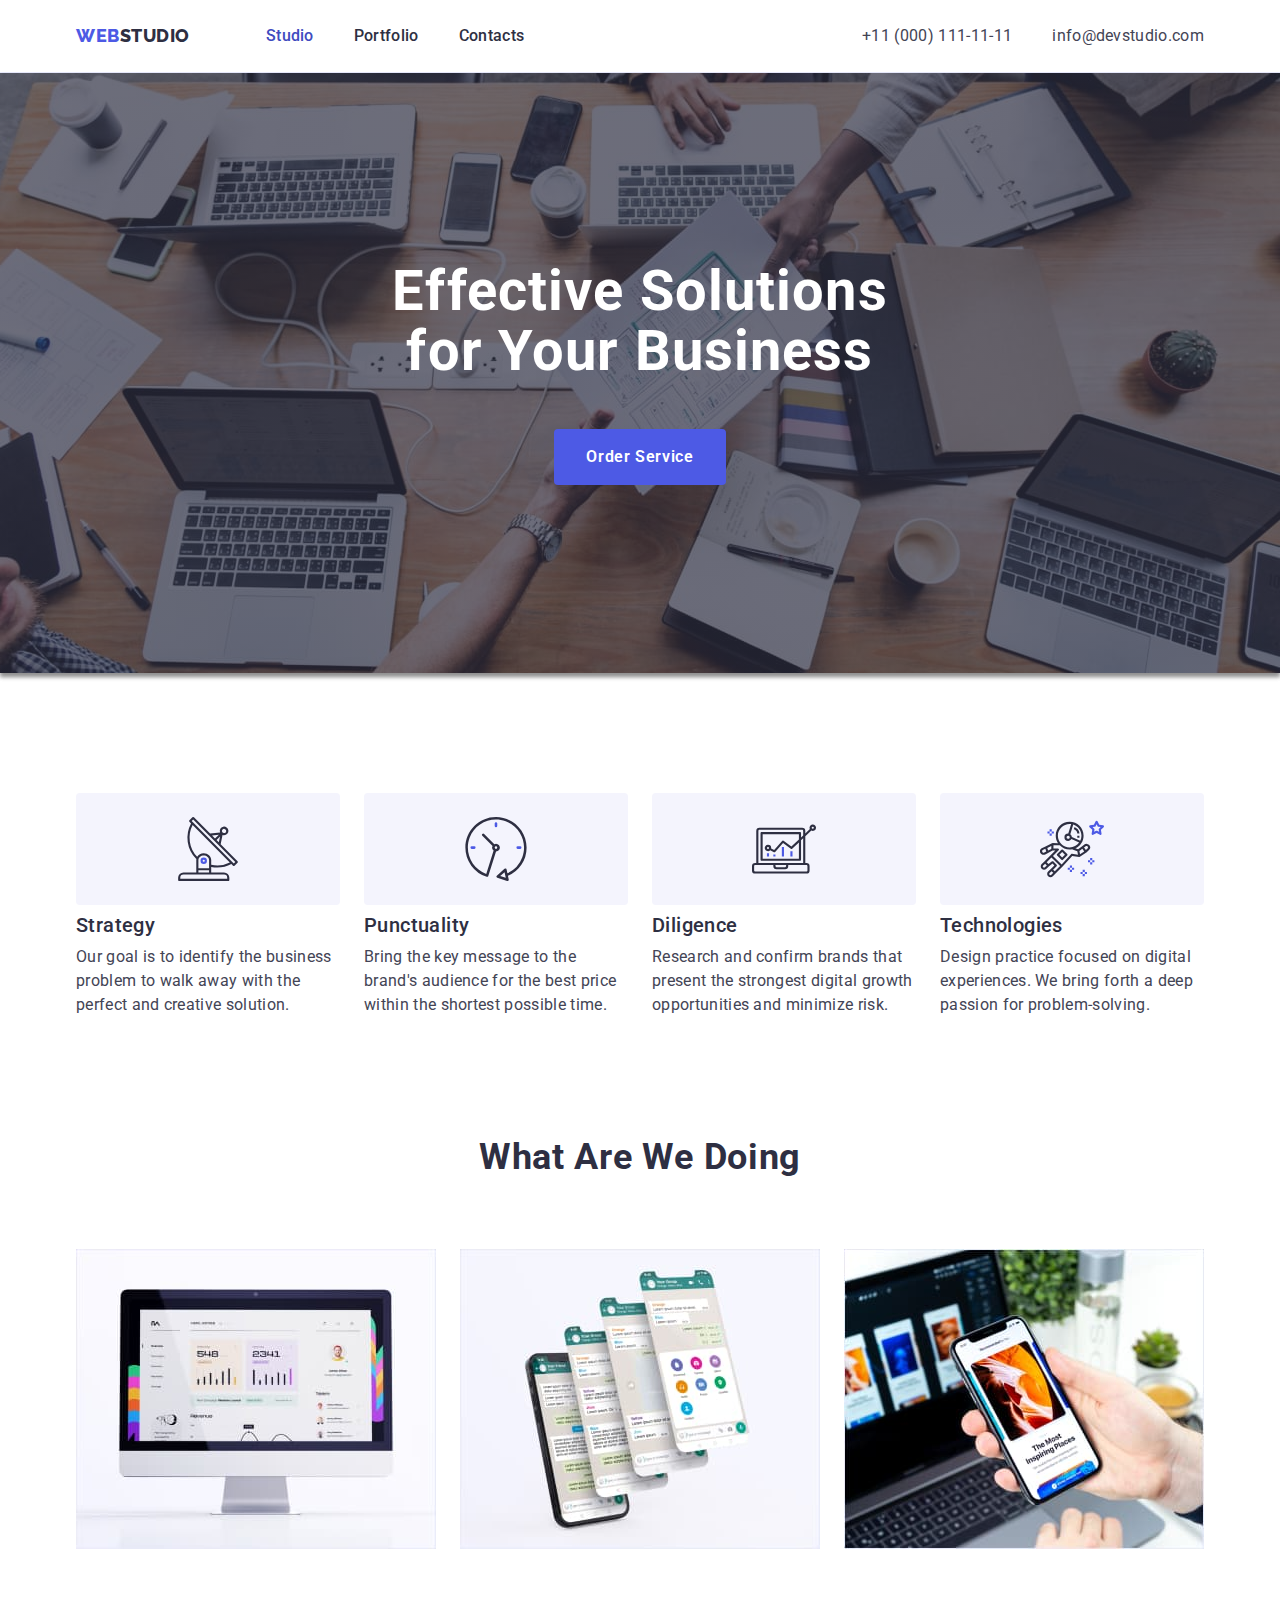
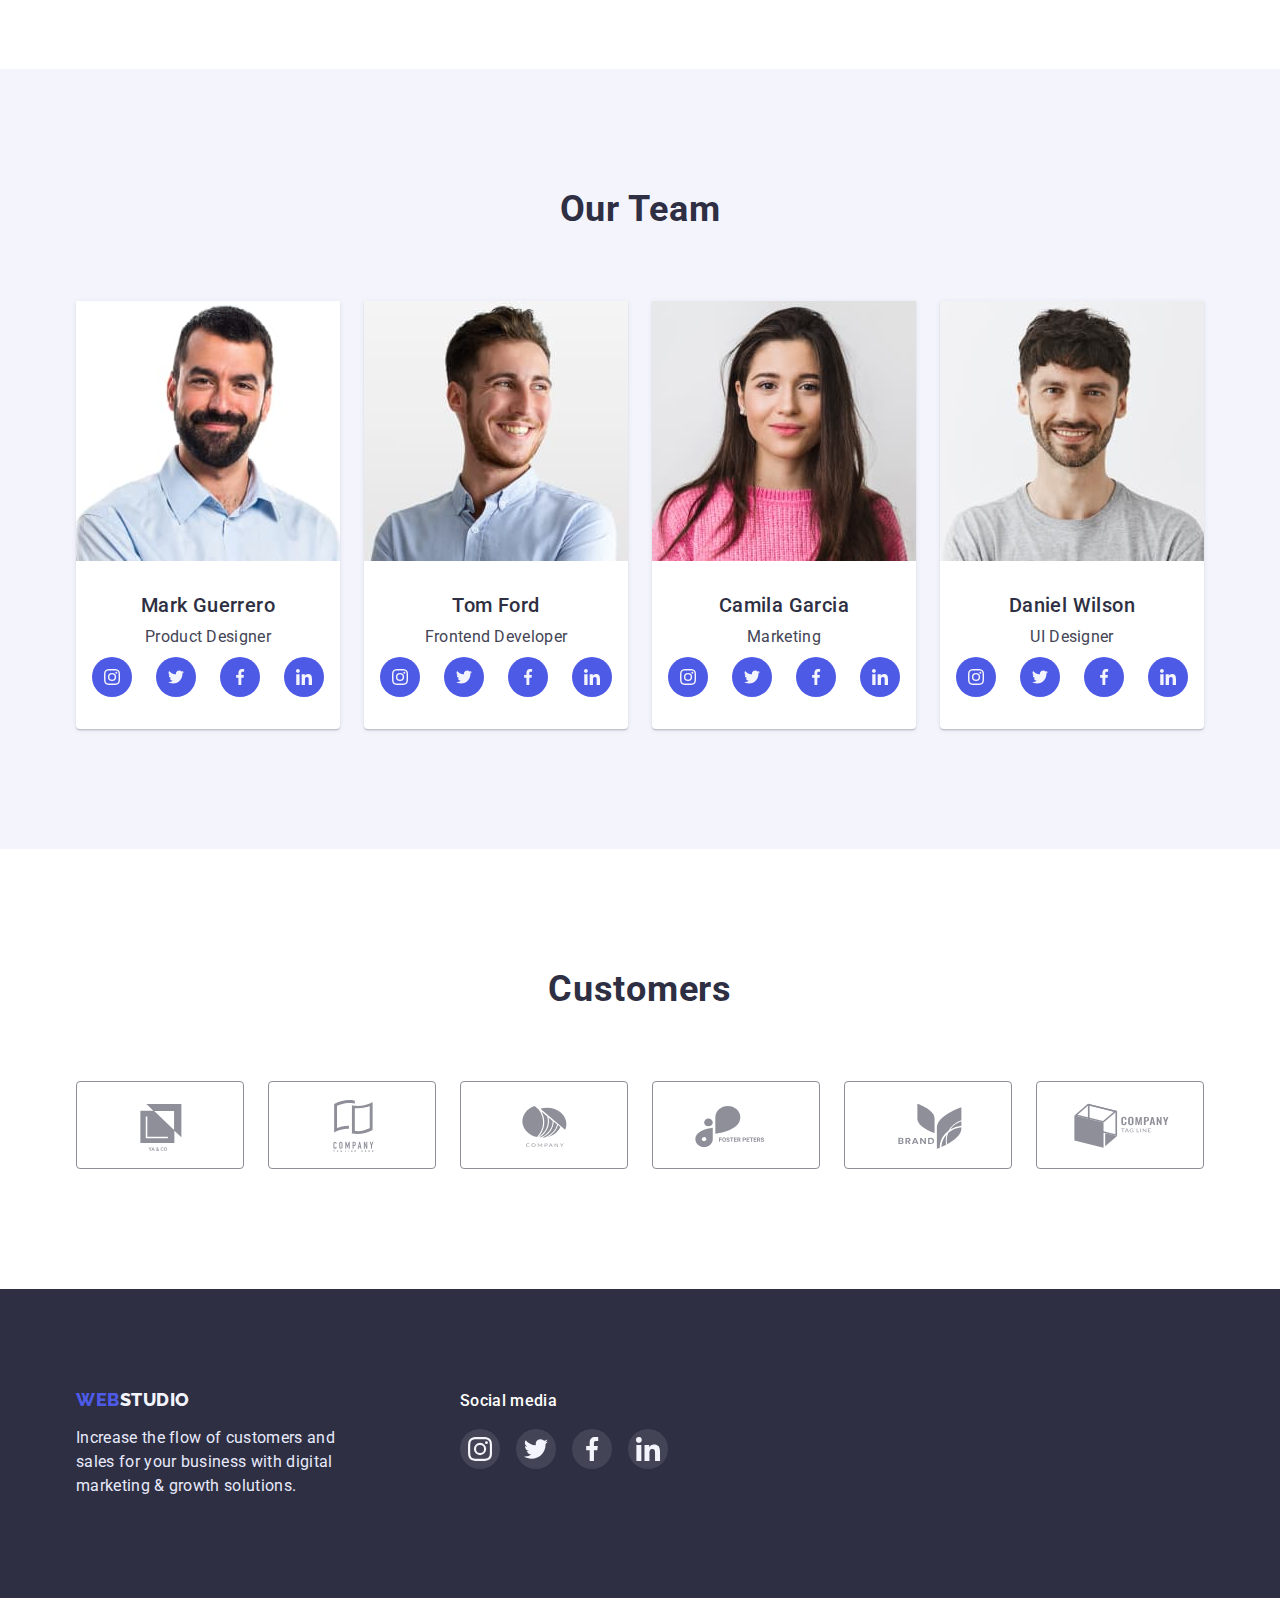
<file: index.html>
<!-- @format -->

<!DOCTYPE html>
<html lang="en">
 <head>
  <meta charset="UTF-8" />
  <meta http-equiv="X-UA-Compatible" content="IE=edge" />
  <meta name="viewport" content="width=device-width, initial-scale=1.0" />
  <title>webstudio</title>
  <link rel="preconnect" href="https://fonts.googleapis.com" />
  <link rel="preconnect" href="https://fonts.gstatic.com" crossorigin />
  <link
   href="https://fonts.googleapis.com/css2?family=Raleway:wght@800&family=Roboto:wght@400;500;700&display=swap"
   rel="stylesheet"
  />
  <link
   rel="stylesheet"
   href="https://cdnjs.cloudflare.com/ajax/libs/modern-normalize/1.1.0/modern-normalize.min.css"
  />
  <link rel="stylesheet" href="./css/styles.css" />
 </head>
 <body>
  <header class="page-header">
   <div class="container main-top">
    <nav class="top">
     <a href="./index.html" class="logo link">
      <span class="logo-web">web</span>studio
     </a>
     <ul class="site-nav list">
      <li class="item">
       <a href="./index.html" class="link current">Studio</a>
      </li>
      <li class="item">
       <a href="./portfolio.html" class="link">Portfolio</a>
      </li>
      <li class="item"><a href="" class="link">Contacts</a></li>
     </ul>
    </nav>

    <ul class="auth-nav list">
     <li class="item">
      <a href="tel:+110001111111" class="nav-tel link">+11 (000) 111-11-11</a>
     </li>
     <li class="item">
      <a href="mailto:info@devstudio.com" class="nav-mail link"
       >info@devstudio.com</a
      >
     </li>
    </ul>
   </div>
  </header>

  <main>
   <!--Hero-->
   <section class="hero">
    <div class="container">
     <h1 class="hero-title">
      Effective Solutions <br />
      for Your Business
     </h1>
     <button class="hero-btn button" type="button">Order Service</button>
    </div>
   </section>

   <!--Section 1-->
   <section class="section-first">
    <div class="container">
     <h2 class="visually-hidden">Main About of company</h2>
     <ul class="list main-about">
      <li class="item about-item icon-antena">
       <h3 class="title-third">Strategy</h3>
       <p class="text">
        Our goal is to identify the business problem to walk away with the
        perfect and creative solution.
       </p>
      </li>
      <li class="item about-item icon-clock">
       <h3 class="title-third">Punctuality</h3>
       <p class="text">
        Bring the key message to the brand's audience for the best price within
        the shortest possible time.
       </p>
      </li>
      <li class="item about-item icon-diagram">
       <h3 class="title-third">Diligence</h3>
       <p class="text">
        Research and confirm brands that present the strongest digital growth
        opportunities and minimize risk.
       </p>
      </li>
      <li class="item about-item icon-astronavt">
       <h3 class="title-third">Technologies</h3>
       <p class="text">
        Design practice focused on digital experiences. We bring forth a deep
        passion for problem-solving.
       </p>
      </li>
     </ul>
    </div>
   </section>

   <!--Section2-->
   <section class="section-second">
    <div class="container">
     <h2 class="title-second">What are we doing</h2>
     <ul class="list work">
      <li class="item">
       <a href="">
        <img
         class="block"
         src="./images/index-foto/img1.jpg"
         alt="desctop applications"
         width="360"
         height="300"
        />
       </a>
      </li>
      <li class="item">
       <a href="">
        <img
         class="block"
         src="./images/index-foto/img2.jpg"
         alt="mobile applications"
         width="360"
         height="300"
        />
       </a>
      </li>
      <li class="item">
       <a href="">
        <img
         class="block"
         src="./images/index-foto/img3.jpg"
         alt="design solutions"
         width="360"
         height="300"
        />
       </a>
      </li>
     </ul>
    </div>
   </section>

   <!--Section3-->
   <section class="section-third">
    <div class="container">
     <h2 class="title-second">Our Team</h2>
     <ul class="list team">
      <li class="item">
       <div class="team-card">
        <img
         class="block"
         src="./images/index-foto/mark.jpg"
         alt="Mark Guerrero"
         width="264"
         height="260"
        />
        <div class="team-card-text">
         <h3 class="title-third">Mark Guerrero</h3>
         <p class="text">Product Designer</p>
         <ul class="list team-social-list">
          <li>
           <a class="link team-social-link" href="">
            <svg class="team-social-icon">
             <use href="./images/index-icons/sprite.svg#icon-instagram"></use>
            </svg>
           </a>
          </li>
          <li>
           <a class="link team-social-link" href="">
            <svg class="team-social-icon">
             <use href="./images/index-icons/sprite.svg#icon-twitter"></use>
            </svg>
           </a>
          </li>
          <li>
           <a class="link team-social-link" href="">
            <svg class="team-social-icon">
             <use href="./images/index-icons/sprite.svg#icon-facebook"></use>
            </svg>
           </a>
          </li>
          <li>
           <a class="link team-social-link" href="">
            <svg class="team-social-icon">
             <use href="./images/index-icons/sprite.svg#icon-linkedin"></use>
            </svg>
           </a>
          </li>
         </ul>
        </div>
       </div>
      </li>
      <li class="item">
       <div class="team-card">
        <img
         class="block"
         src="./images/index-foto/tom.jpg"
         alt="Tom Ford"
         width="264"
         height="260"
        />
        <div class="team-card-text">
         <h3 class="title-third">Tom Ford</h3>
         <p class="text">Frontend Developer</p>
         <ul class="list team-social-list">
          <li>
           <a class="link team-social-link" href="">
            <svg class="team-social-icon">
             <use href="./images/index-icons/sprite.svg#icon-instagram"></use>
            </svg>
           </a>
          </li>
          <li>
           <a class="link team-social-link" href="">
            <svg class="team-social-icon">
             <use href="./images/index-icons/sprite.svg#icon-twitter"></use>
            </svg>
           </a>
          </li>
          <li>
           <a class="link team-social-link" href="">
            <svg class="team-social-icon">
             <use href="./images/index-icons/sprite.svg#icon-facebook"></use>
            </svg>
           </a>
          </li>
          <li>
           <a class="link team-social-link" href="">
            <svg class="team-social-icon">
             <use href="./images/index-icons/sprite.svg#icon-linkedin"></use>
            </svg>
           </a>
          </li>
         </ul>
        </div>
       </div>
      </li>
      <li class="item">
       <div class="team-card">
        <img
         class="block"
         src="./images/index-foto/camila.jpg"
         alt="Camila Garcia"
         width="264"
         height="260"
        />
        <div class="team-card-text">
         <h3 class="title-third">Camila Garcia</h3>
         <p class="text">Marketing</p>
         <ul class="list team-social-list">
          <li>
           <a class="link team-social-link" href="">
            <svg class="team-social-icon">
             <use href="./images/index-icons/sprite.svg#icon-instagram"></use>
            </svg>
           </a>
          </li>
          <li>
           <a class="link team-social-link" href="">
            <svg class="team-social-icon">
             <use href="./images/index-icons/sprite.svg#icon-twitter"></use>
            </svg>
           </a>
          </li>
          <li>
           <a class="link team-social-link" href="">
            <svg class="team-social-icon">
             <use href="./images/index-icons/sprite.svg#icon-facebook"></use>
            </svg>
           </a>
          </li>
          <li>
           <a class="link team-social-link" href="">
            <svg class="team-social-icon">
             <use href="./images/index-icons/sprite.svg#icon-linkedin"></use>
            </svg>
           </a>
          </li>
         </ul>
        </div>
       </div>
      </li>
      <li class="item">
       <div class="team-card">
        <img
         class="block"
         src="./images/index-foto/daniel.jpg"
         alt="Daniel Wilson"
         width="264"
         height="260"
        />
        <div class="team-card-text">
         <h3 class="title-third">Daniel Wilson</h3>
         <p class="text">UI Designer</p>
         <ul class="list team-social-list">
          <li>
           <a class="link team-social-link" href="">
            <svg class="team-social-icon">
             <use href="./images/index-icons/sprite.svg#icon-instagram"></use>
            </svg>
           </a>
          </li>
          <li>
           <a class="link team-social-link" href="">
            <svg class="team-social-icon">
             <use href="./images/index-icons/sprite.svg#icon-twitter"></use>
            </svg>
           </a>
          </li>
          <li>
           <a class="link team-social-link" href="">
            <svg class="team-social-icon">
             <use href="./images/index-icons/sprite.svg#icon-facebook"></use>
            </svg>
           </a>
          </li>
          <li>
           <a class="link team-social-link" href="">
            <svg class="team-social-icon">
             <use href="./images/index-icons/sprite.svg#icon-linkedin"></use>
            </svg>
           </a>
          </li>
         </ul>
        </div>
       </div>
      </li>
     </ul>
    </div>
   </section>

   <!--Section4-->
   <section class="customers">
    <div class="container">
     <h2 class="title-second">Customers</h2>
     <ul class="list icons-customers">
      <li class="item-customer">
       <a class="link customer-link" href="">
        <svg class="customer-icon">
         <use href="./images/index-icons/sprite.svg#icon-Logo1"></use>
        </svg>
       </a>
      </li>
      <li>
       <a class="link customer-link" href="">
        <svg class="customer-icon">
         <use href="./images/index-icons/sprite.svg#icon-Logo2"></use>
        </svg>
       </a>
      </li>
      <li class="item-customer">
       <a class="link customer-link" href="">
        <svg class="customer-icon">
         <use href="./images/index-icons/sprite.svg#icon-Logo3"></use>
        </svg>
       </a>
      </li>
      <li class="item-customer">
       <a class="link customer-link" href="">
        <svg class="customer-icon">
         <use href="./images/index-icons/sprite.svg#icon-Logo4"></use>
        </svg>
       </a>
      </li>
      <li class="item-customer">
       <a class="link customer-link" href="">
        <svg class="customer-icon">
         <use href="./images/index-icons/sprite.svg#icon-Logo5"></use>
        </svg>
       </a>
      </li>
      <li class="item-customer">
       <a class="link customer-link" href="">
        <svg class="customer-icon">
         <use href="./images/index-icons/sprite.svg#icon-Logo6"></use>
        </svg>
       </a>
      </li>
     </ul>
    </div>
   </section>
  </main>

  <!--Footer-->
  <footer class="footer">
   <div class="container footer-box">
    <div class="footer-first-box">
     <a href="./index.html" class="footer-logo link">
      <span class="logo-web">web</span>studio
     </a>
     <p class="footer-text">
      Increase the flow of customers and sales for your business with digital
      marketing & growth solutions.
     </p>
    </div>
    <div>
     <h3 class="ftr-third-title">Social media</h3>
     <ul class="list footer-social-list">
      <li>
       <a class="link footer-social-link" href="">
        <svg class="footer-social-icon">
         <use href="./images/index-icons/sprite.svg#icon-instagram"></use>
        </svg>
       </a>
      </li>
      <li>
       <a class="link footer-social-link" href="">
        <svg class="footer-social-icon">
         <use href="./images/index-icons/sprite.svg#icon-twitter"></use>
        </svg>
       </a>
      </li>
      <li>
       <a class="link footer-social-link" href="">
        <svg class="footer-social-icon">
         <use href="./images/index-icons/sprite.svg#icon-facebook"></use>
        </svg>
       </a>
      </li>
      <li>
       <a class="link footer-social-link" href="">
        <svg class="footer-social-icon">
         <use href="./images/index-icons/sprite.svg#icon-linkedin"></use>
        </svg>
       </a>
      </li>
     </ul>
    </div>
   </div>
  </footer>
 </body>
</html>
</file>
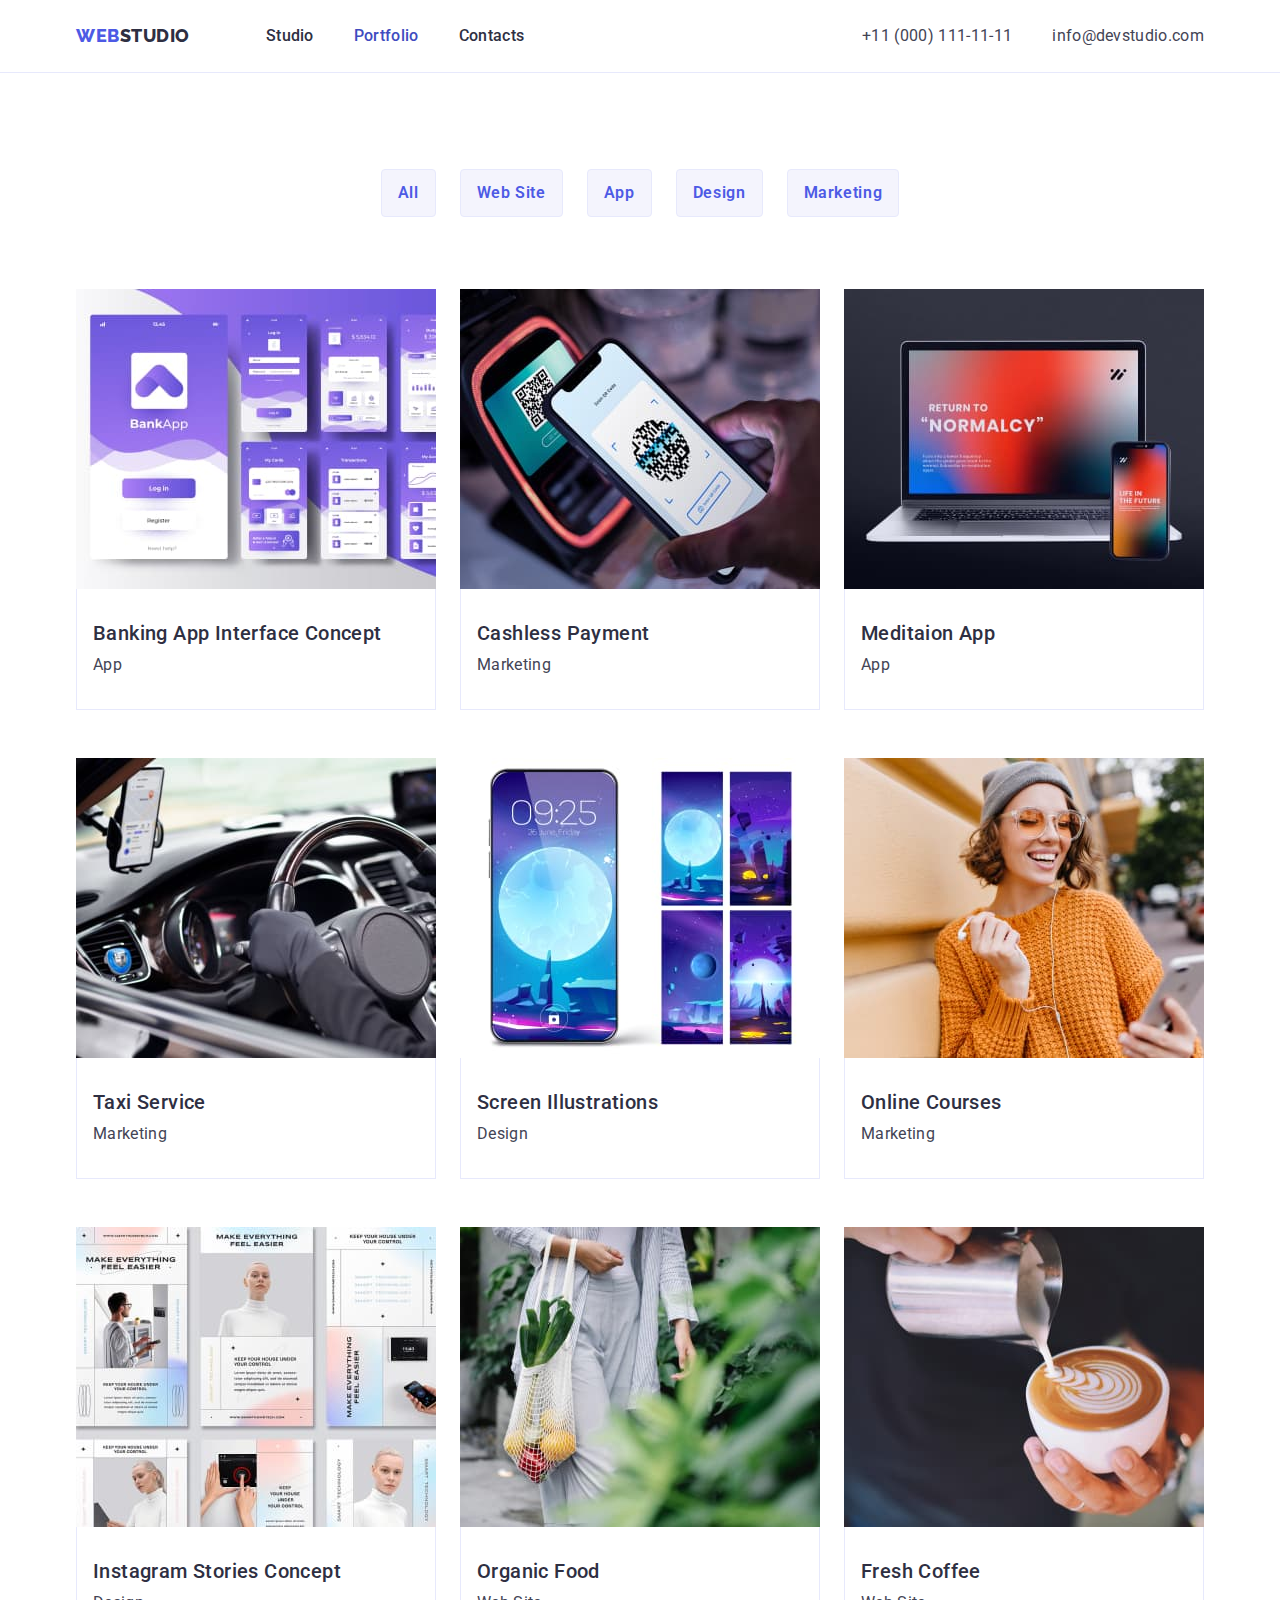
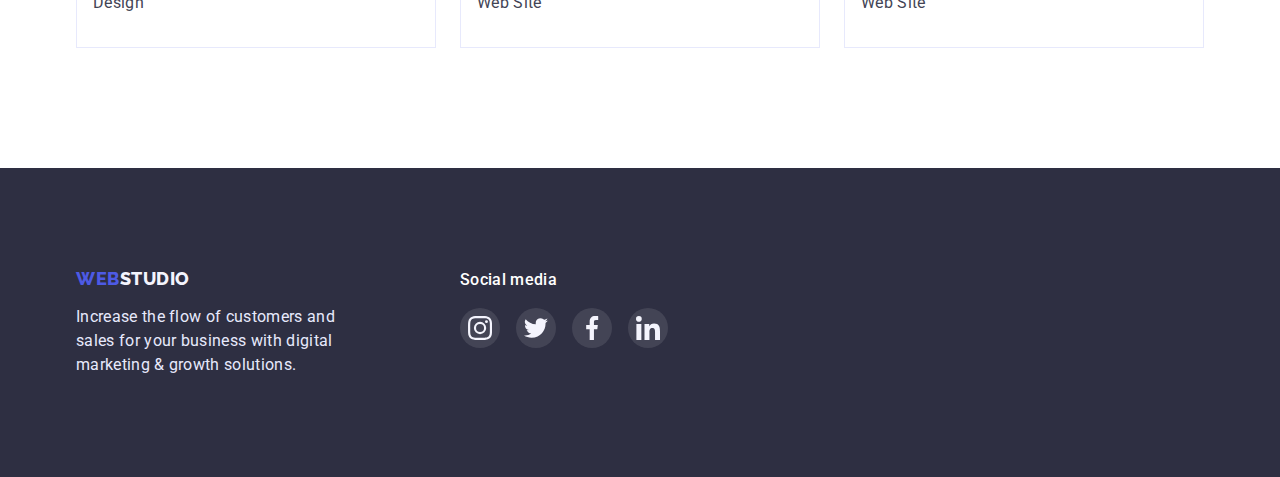
<file: portfolio.html>
<!-- @format -->

<!DOCTYPE html>
<html lang="en">
 <head>
  <meta charset="UTF-8" />
  <meta http-equiv="X-UA-Compatible" content="IE=edge" />
  <meta name="viewport" content="width=device-width, initial-scale=1.0" />
  <title>Portfolio</title>
  <link rel="preconnect" href="https://fonts.googleapis.com" />
  <link rel="preconnect" href="https://fonts.gstatic.com" crossorigin />
  <link
   href="https://fonts.googleapis.com/css2?family=Raleway:wght@800&family=Roboto:wght@400;500;700&display=swap"
   rel="stylesheet"
  />
  <link
   rel="stylesheet"
   href="https://cdnjs.cloudflare.com/ajax/libs/modern-normalize/1.1.0/modern-normalize.min.css"
  />
  <link rel="stylesheet" href="./css/styles.css" />
 </head>
 <body>
  <header class="page-header">
   <div class="container main-top">
    <nav class="top">
     <a href="./index.html" class="logo link">
      <span class="logo-web">web</span>studio
     </a>
     <ul class="site-nav list">
      <li class="item">
       <a href="./index.html" class="link">Studio</a>
      </li>
      <li class="item">
       <a href="./portfolio.html" class="link current">Portfolio</a>
      </li>
      <li class="item"><a href="" class="link">Contacts</a></li>
     </ul>
    </nav>

    <ul class="auth-nav list">
     <li class="item">
      <a href="tel:+110001111111" class="nav-tel link">+11 (000) 111-11-11</a>
     </li>
     <li class="item">
      <a href="mailto:info@devstudio.com" class="nav-mail link"
       >info@devstudio.com</a
      >
     </li>
    </ul>
   </div>
  </header>

  <main>
   <section class="section-portfolio">
    <div class="container">
     <ul class="list filter">
      <li class="item">
       <button type="button" class="portfolio-btn button">All</button>
      </li>
      <li class="item">
       <button type="button" class="portfolio-btn button">Web Site</button>
      </li>
      <li class="item">
       <button type="button" class="portfolio-btn button">App</button>
      </li>
      <li class="item">
       <button type="button" class="portfolio-btn button">Design</button>
      </li>
      <li class="item">
       <button type="button" class="portfolio-btn button">Marketing</button>
      </li>
     </ul>
     <ul class="list work-example">
      <li class="work-item">
       <img
        class="block"
        src="./images/portfolio-foto/Banking_App.jpg"
        alt="App Interface"
        width="360"
        height="300"
       />
       <div class="border-prtf">
        <h3 class="title-third">Banking App Interface Concept</h3>
        <p class="text">App</p>
       </div>
      </li>

      <li class="work-item">
       <img
        class="block"
        src="./images/portfolio-foto/Cashless_Payment.jpg"
        alt="Phone screen"
        width="360"
        height="300"
       />
       <div class="border-prtf">
        <h3 class="title-third">Cashless Payment</h3>
        <p class="text">Marketing</p>
       </div>
      </li>

      <li class="work-item">
       <img
        class="block"
        src="./images/portfolio-foto/Meditaion_App.jpg"
        alt="Laptop and phone"
        width="360"
        height="300"
       />
       <div class="border-prtf">
        <h3 class="title-third">Meditaion App</h3>
        <p class="text">App</p>
       </div>
      </li>

      <li class="work-item">
       <img
        class="block"
        src="./images/portfolio-foto/Taxi_Service.jpg"
        alt="Inside car"
        width="360"
        height="300"
       />
       <div class="border-prtf">
        <h3 class="title-third">Taxi Service</h3>
        <p class="text">Marketing</p>
       </div>
      </li>

      <li class="work-item">
       <img
        class="block"
        src="./images/portfolio-foto/Screen_Illustrations.jpg"
        alt="Picture on a phone"
        width="360"
        height="300"
       />
       <div class="border-prtf">
        <h3 class="title-third">Screen Illustrations</h3>
        <p class="text">Design</p>
       </div>
      </li>

      <li class="work-item">
       <img
        class="block"
        src="./images/portfolio-foto/Online_Courses.jpg"
        alt="Girl in a hat"
        width="360"
        height="300"
       />
       <div class="border-prtf">
        <h3 class="title-third">Online Courses</h3>
        <p class="text">Marketing</p>
       </div>
      </li>

      <li class="work-item">
       <img
        class="block"
        src="./images/portfolio-foto/Instagram_Stories_Concept.jpg"
        alt="Pictures of Instagram stories"
        width="360"
        height="300"
       />
       <div class="border-prtf">
        <h3 class="title-third">Instagram Stories Concept</h3>
        <p class="text">Design</p>
       </div>
      </li>

      <li class="work-item">
       <img
        class="block"
        src="./images/portfolio-foto/Organic_Food.jpg"
        alt="Organic food in a string bag"
        width="360"
        height="300"
       />
       <div class="border-prtf">
        <h3 class="title-third">Organic Food</h3>
        <p class="text">Web Site</p>
       </div>
      </li>

      <li class="work-item">
       <img
        class="block"
        src="./images/portfolio-foto/Fresh_Coffee.jpg"
        alt="A cup of Coffee"
        width="360"
        height="300"
       />
       <div class="border-prtf">
        <h3 class="title-third">Fresh Coffee</h3>
        <p class="text">Web Site</p>
       </div>
      </li>
     </ul>
    </div>
   </section>
  </main>

  <!--Footer-->
  <footer class="footer">
   <div class="container footer-box">
    <div class="footer-first-box">
     <a href="./index.html" class="footer-logo link">
      <span class="logo-web">web</span>studio
     </a>
     <p class="footer-text">
      Increase the flow of customers and sales for your business with digital
      marketing & growth solutions.
     </p>
    </div>
    <div>
     <h3 class="ftr-third-title">Social media</h3>
     <ul class="list footer-social-list">
      <li>
       <a class="link footer-social-link" href="">
        <svg class="footer-social-icon">
         <use href="./images/index-icons/sprite.svg#icon-instagram"></use>
        </svg>
       </a>
      </li>
      <li>
       <a class="link footer-social-link" href="">
        <svg class="footer-social-icon">
         <use href="./images/index-icons/sprite.svg#icon-twitter"></use>
        </svg>
       </a>
      </li>
      <li>
       <a class="link footer-social-link" href="">
        <svg class="footer-social-icon">
         <use href="./images/index-icons/sprite.svg#icon-facebook"></use>
        </svg>
       </a>
      </li>
      <li>
       <a class="link footer-social-link" href="">
        <svg class="footer-social-icon">
         <use href="./images/index-icons/sprite.svg#icon-linkedin"></use>
        </svg>
       </a>
      </li>
     </ul>
    </div>
   </div>
  </footer>
 </body>
</html>
</file>
<file: css/styles.css>
/** @format */

:root {
 --site-nav-color: #2e2f42;
 --auth-nav-color: #434455;
 --hero-title-color: #ffffff;
 --hero-bgc: #2e2f42;
 --hero-btn-text: #ffffff;
 --hero-btn-bgc: #4d5ae5;
 --hero-btn-bgc-hover: #404bbf;
 --primary-text-color: #434455;
 --title-two-color: #2e2f42;
 --title-three-color: #2e2f42;
 --logo-acsent-color: #4d5ae5;
 --logo-color: #2e2f42;
 --acsent: #4d5ae5;
 --bgc-section-third: #f4f4fd;
 --team-card-bgc: #ffffff;
 --white-color: #ffffff;
 --click-color: #404bbf;
 --btn-fon-cloud: #f4f4fd;
 --btn-border-color: #e7e9fc;
 --footer-bgc: #2e2f42;
 --footer-text-color: #e7e9fc;
 --footer-logo-color: #f4f4fd;
 --border-color: #e7e9fc;
 --border-color-hover: #f4f4fd;
 --team-social-hover: #404bbf;
 --team-social: #4d5ae5;
 --customer-border: #8e8f99;
 --customer-hover: #404bbf;
 --footer-social-bgc: rgba(255, 255, 255, 0.1);
 --footer-social-bgc-hover: #31d0aa;
}

body {
 color: var(--primary-text-color);
 background-color: var(--white-color);
 font-family: 'Roboto', sans-serif;
}
.container {
 margin-left: auto;
 margin-right: auto;
 width: 1158px;
 padding-left: 15px;
 padding-right: 15px;
 /* outline: 1px solid red; */
}
.list {
 margin: 0;
 padding: 0;
 list-style: none;
}
.link {
 text-decoration: none;
}
.button {
 font-family: inherit;
 font-style: normal;
 font-weight: 600;
 font-size: 16px;
 display: flex;
 align-items: center;
 letter-spacing: 0.04em;
 cursor: pointer;
 border-radius: 4px;
}
.block {
 display: block;
}

/* Logo */
.page-header {
 border-bottom: 1px solid #e7e9fc;
}
.logo {
 color: var(--logo-color);
 font-family: 'Raleway', sans-serif;
 font-weight: 800;
 font-size: 18px;
 line-height: 1.33;
 display: flex;
 letter-spacing: 0.03em;
 text-transform: uppercase;
}

.logo-web {
 color: var(--logo-acsent-color);
}

/* Site nav */

.site-nav .link.current {
 color: var(--click-color);
}
.site-nav .link {
 display: block;
 padding-top: 24px;
 padding-bottom: 24px;

 color: var(--site-nav-color);
 font-weight: 500;
 font-size: 16px;
 line-height: 1.5;
 letter-spacing: 0.02em;
}
.site-nav .link:hover,
.site-nav .link:focus {
 color: var(--site-nav-color);
}
.site-nav .link:active {
 color: var(--acsent);
}

.site-nav {
 display: flex;
 margin-left: 76px;
}

.site-nav .item:not(:last-child) {
 margin-right: 40px;
}

.auth-nav {
 display: flex;
 margin-left: auto;
}
.top {
 display: flex;
 align-items: center;
}
.main-top {
 display: flex;
}
.auth-nav .link {
 display: block;
 padding-top: 24px;
 padding-bottom: 24px;
 color: var(--auth-nav-color);

 font-weight: 400;
 font-size: 16px;
 line-height: 1.5;
 letter-spacing: 0.02em;
}
.auth-nav .link:hover,
.auth-nav .link:focus {
 color: var(--acsent);
}
.auth-nav .item + .item {
 margin-left: 40px;
}

.nav-tel {
}
.nav-mail {
}

/* Hero */

.hero {
 padding-top: 188px;
 padding-bottom: 188px;
 background-color: var(--hero-bgc);
 height: 600px;
 max-width: 1440px;
 margin-left: auto;
 margin-right: auto;
 background-image: linear-gradient(
   to right,
   rgba(46, 47, 66, 0.7),
   rgba(46, 47, 66, 0.7)
  ),
  url('../images/index-foto/people-office.jpg');

 background-repeat: no-repeat;
 background-position: center;
 background-size: cover;
 box-shadow: 0px 4px 4px rgba(0, 0, 0, 0.25), 0px 4px 4px rgba(0, 0, 0, 0.25);
}

.hero-title {
 margin-top: 0;
 margin-bottom: 48px;

 font-size: 56px;
 line-height: 1.071429;
 text-align: center;
 letter-spacing: 0.02em;

 color: var(--hero-title-color);
}

.hero-btn {
 margin-left: auto;
 margin-right: auto;
 color: var(--hero-btn-text);
 background-color: var(--hero-btn-bgc);
 line-height: 1.5;
 padding: 16px 32px;
 border: 0;
}
.hero-btn:active {
 background-color: var(--click-color);
}
.hero-btn:hover,
.hero-btn:focus {
 background-color: var(--hero-btn-bgc-hover);
 box-shadow: 0px 4px 4px rgba(0, 0, 0, 0.15);
}

/* Sections */
.title-second {
 margin: 0;
 margin-bottom: 72px;
 padding: 0;
 color: var(--title-two-color);
 font-weight: 700;
 font-size: 36px;
 line-height: 1.1112;
 text-align: center;
 letter-spacing: 0.02em;
 text-transform: capitalize;
}
.title-third {
 margin: 0;
 margin-bottom: 8px;
 padding: 0;
 color: var(--title-three-color);
 font-weight: 500;
 font-size: 20px;
 line-height: 1.2;
 letter-spacing: 0.02em;
}
.text {
 margin: 0;
 padding: 0;
 font-weight: 400;
 font-size: 16px;
 line-height: 1.5;
 letter-spacing: 0.02em;
}

/* section 1 */
.section-first {
 padding-top: 120px;
 padding-bottom: 120px;
}
.main-about {
 display: flex;
}
.main-about .item {
 width: calc((100% - 3 * 24px) / 4);
}
.main-about .item:not(:last-child) {
 margin-right: 24px;
}
.about-item::before {
 display: block;
 content: '';
 margin-bottom: 8px;
 height: 112px;
 background-color: var(--btn-fon-cloud);

 background-repeat: no-repeat;
 background-position: center;
 border-radius: 4px;
 /* outline: 1px solid teal; */
}
.icon-antena::before {
 background-image: url(../images/index-icons/antenna.svg);
}
.icon-clock::before {
 background-image: url(../images/index-icons/clock.svg);
}
.icon-diagram::before {
 background-image: url(../images/index-icons/diagram.svg);
}
.icon-astronavt::before {
 background-image: url(../images/index-icons/astronaut.svg);
}
.visually-hidden {
 position: absolute;
 width: 1px;
 height: 1px;
 margin: -1px;
 border: 0;
 padding: 0;
 white-space: nowrap;
 clip-path: inset(100%);
 clip: rect(0 0 0 0);
 overflow: hidden;
}

/* section 2 */
.section-second {
 padding-bottom: 120px;
}

.work {
 display: flex;
}
.work .item:not(:last-child) {
 margin-right: 24px;
}
.work::before {
 display: inline-block;
 content: '';
 height: 112px;
 width: 264px;
}

/* section 3 */

.team {
 display: flex;
}

.team .item:not(:last-child) {
 margin-right: 24px;
}

.section-third {
 padding-top: 120px;
 padding-bottom: 120px;
 background-color: var(--bgc-section-third);
}

.team-card {
 text-align: center;
 background-color: var(--team-card-bgc);
 box-shadow: 0px 1px 6px rgba(46, 47, 66, 0.08),
  0px 1px 1px rgba(46, 47, 66, 0.16), 0px 2px 1px rgba(46, 47, 66, 0.08);
 border-radius: 0px 0px 4px 4px;
}

.team-card-text {
 padding: 32px 16px;
 /* padding-top: 32px;
 padding-bottom: 32px; */
}
.team-card-text .text {
 margin-bottom: 8px;
}
.team-social-list {
 display: flex;
 gap: 24px;
 /* background-color: teal; */
}
.team-social-link {
 width: 40px;
 height: 40px;
 background-color: var(--team-social);
 border-radius: 50%;
 display: flex;
 align-items: center;
 justify-content: center;
}
.team-social-link:hover,
.team-social-link:focus {
 background-color: var(--team-social-hover);
}
.team-social-icon {
 width: 16px;
 height: 16px;
}

/* Section 4 */
.customers {
 padding-top: 120px;
 padding-bottom: 120px;
}
.icons-customers {
 display: flex;
 gap: 24px;
}
.customer-link {
 width: 168px;
 height: 88px;
 display: flex;
 align-items: center;
 justify-content: center;
 color: var(--customer-border);
 border: 1px solid var(--customer-border);
 border-radius: 4px;
}
.customer-link:hover,
.customer-link:focus {
 color: var(--customer-hover);
 border: 1px solid var(--customer-hover);
}

.customer-icon {
 width: 104px;
 height: 56px;
 fill: currentColor;
}

/* Footer */
.footer {
 padding-top: 100px;
 padding-bottom: 100px;
 background-color: var(--footer-bgc);
}
.footer-box {
 display: flex;
}
.footer-first-box {
 margin-right: 120px;
}
.footer-text {
 width: 264px;
 margin-top: 0;
 margin-bottom: 0;
 font-size: 16px;
 line-height: 1.5;
 letter-spacing: 0.02em;
 color: var(--footer-text-color);
}
.footer-logo {
 margin-bottom: 16px;
 color: var(--footer-logo-color);
 font-family: 'Raleway';
 font-weight: 800;
 font-size: 18px;
 line-height: 1.17;
 display: flex;
 align-items: center;
 letter-spacing: 0.03em;
 text-transform: uppercase;
}
.ftr-third-title {
 margin: 0;
 padding: 0;
 margin-bottom: 16px;
 font-weight: 500;
 font-size: 16px;
 line-height: 1.5;
 letter-spacing: 0.02em;
 color: #ffffff;
}
.footer-social-list {
 display: flex;
 gap: 16px;
 /* background-color: black;  */
}
.footer-social-link {
 width: 40px;
 height: 40px;
 background: var(--footer-social-bgc);
 border-radius: 50%;
 display: flex;
 align-items: center;
 justify-content: center;
}
.footer-social-link:hover,
.footer-social-link:focus {
 background-color: var(--footer-social-bgc-hover);
}
.footer-social-icon {
 width: 24px;
 height: 24px;
}
/* Portfolio */

.section-portfolio {
 padding-bottom: 120px;
 padding-top: 96px;
}

.filter {
 display: flex;
 justify-content: center;
 margin-bottom: 72px;
}
.filter .item:not(:last-child) {
 margin-right: 24px;
}

.portfolio-btn {
 color: var(--acsent);
 background-color: var(--btn-fon-cloud);
 line-height: 1.5;
 text-align: center;
 border: 1px solid var(--btn-border-color);
 padding: 8px 16px;
 height: 48px;
 border-radius: 4px;
}
.portfolio-btn:hover,
.portfolio-btn:focus,
.portfolio-btn:active {
 color: var(--white-color);
 background-color: var(--click-color);
 box-shadow: 0px 3px 1px rgba(0, 0, 0, 0.1), 0px 2px 1px rgba(0, 0, 0, 0.08),
  0px 2px 2px rgba(0, 0, 0, 0.12);
}
/* .portfolio-btn:hover,
.portfolio-btn:focus {
 box-shadow: 0px 3px 1px rgba(0, 0, 0, 0.1), 0px 2px 1px rgba(0, 0, 0, 0.08),
  0px 2px 2px rgba(0, 0, 0, 0.12);
} */

.work-example {
 display: flex;
 flex-wrap: wrap;
}

.work-example .work-item {
 margin-right: 24px;
 margin-bottom: 48px;
}
.work-example .work-item:nth-child(3n + 3) {
 margin-right: 0;
}
.work-example .work-item:nth-last-child(-n + 3) {
 margin-bottom: 0px;
}
.work-example .work-item:hover,
.work-example .work-item:focus {
 box-shadow: 0px 1px 6px rgba(46, 47, 66, 0.08),
  0px 1px 1px rgba(46, 47, 66, 0.16), 0px 2px 1px rgba(46, 47, 66, 0.08);
}

.border-prtf {
 padding-top: 32px;
 padding-bottom: 32px;
 padding-left: 16px;
 border: 1px solid var(--border-color);
 border-top: none;
}
/* .border-prtf:hover,
.border-prtf:focus {
border: 0.5px solid #f4f4fd;} */
</file>
